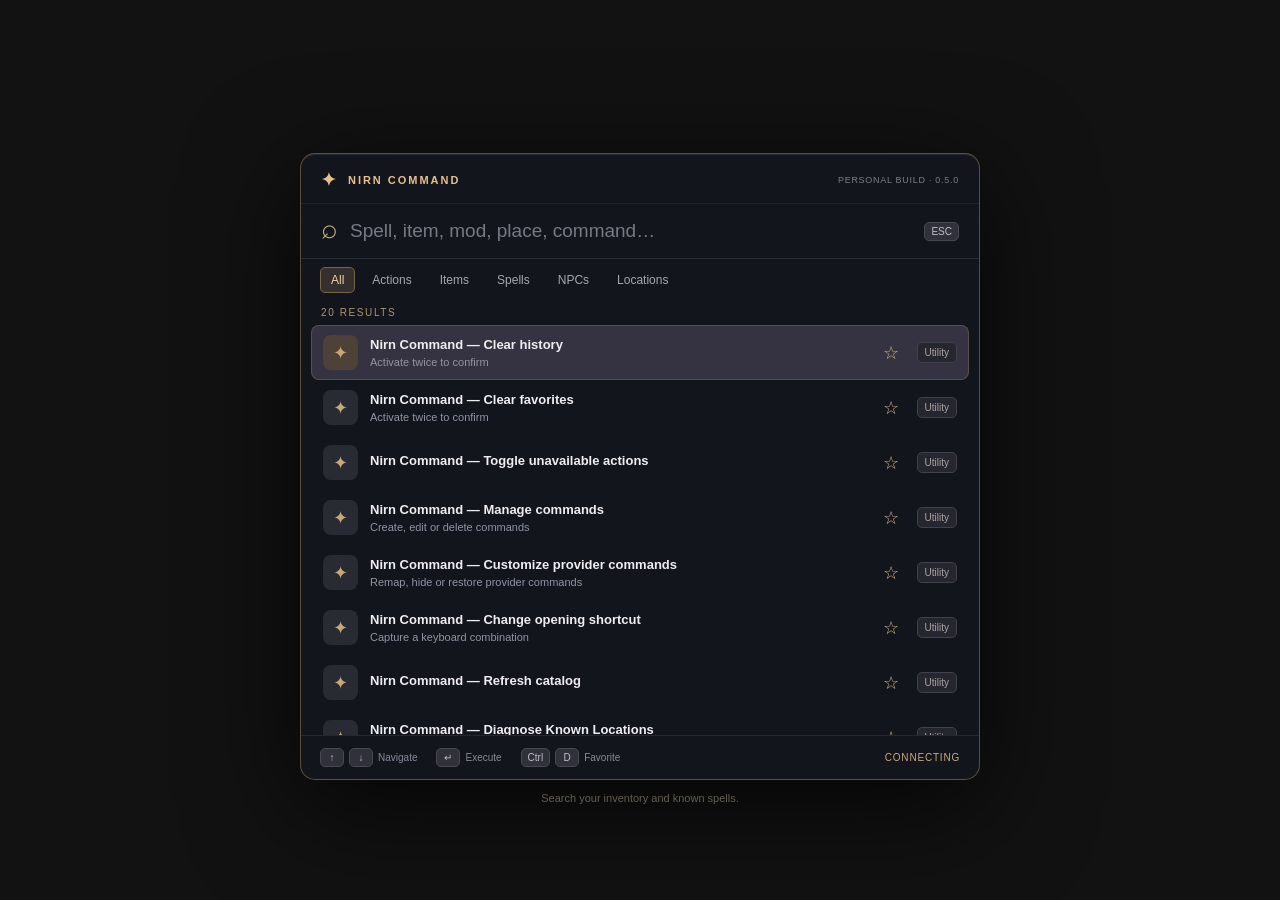
<file: Magelight/NirnCommand/views/palette/index.html>
<!doctype html>
<html lang="en">
<head>
  <meta charset="utf-8" />
  <meta name="viewport" content="width=device-width, initial-scale=1" />
  <title>Nirn Command</title>
  <link rel="stylesheet" href="./style.css" />
</head>
<body>
  <div id="root">
    <main class="palette" role="dialog" aria-label="Nirn Command">
      <header class="brand"><span class="mark">✦</span> NIRN COMMAND <span class="edition">PERSONAL BUILD · 0.5.0</span></header>
      <div class="search-area">
        <span class="search-icon">⌕</span>
        <input id="query" type="search" autocomplete="off" spellcheck="false" placeholder="Spell, item, mod, place, command…" aria-label="Search commands" />
        <kbd>ESC</kbd>
      </div>
      <nav id="categories" class="categories" aria-label="Filter results by category"></nav>
      <div id="meta" class="meta">QUICK COMMANDS</div>
      <section id="results" role="listbox" aria-label="Results"></section>
      <footer>
        <span><kbd>↑</kbd><kbd>↓</kbd> Navigate</span>
        <span id="action-hint"><kbd>↵</kbd> <span id="action-label">Execute</span></span><span id="left-hint"><kbd>Ctrl</kbd><kbd>↵</kbd> Left hand</span><span id="favorite-hint"><kbd>Ctrl</kbd><kbd>D</kbd> Favorite</span>
        <span class="status" id="status">CONNECTING</span>
      </footer>
    </main>
    <div class="hint">Search your inventory and known spells.</div>
  </div>
  <script src="./commands.js"></script>
  <script src="./scanned-commands.js"></script>
  <script src="./user-commands.js"></script>
  <script src="./editor.js"></script>
  <script src="./search.js"></script>
  <script src="./world-catalog.js"></script>
  <script src="./main.js"></script>
</body>
</html>
</file>
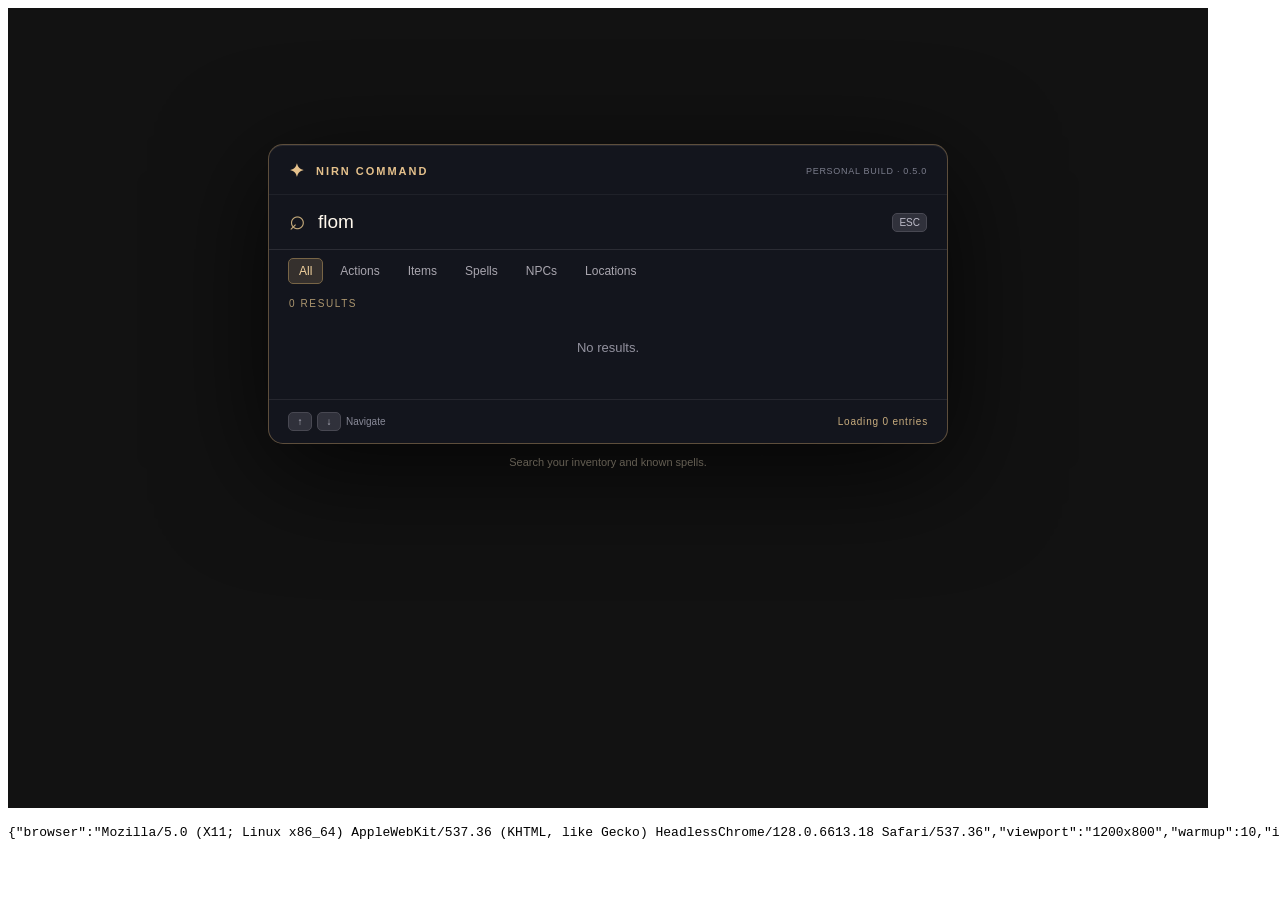
<file: tests/performance-browser.html>
<!doctype html><meta charset="utf-8"><title>Palette browser benchmark</title>
<iframe id="palette" src="../Magelight/NirnCommand/views/palette/index.html" style="width:1200px;height:800px;border:0"></iframe>
<pre id="report">Running…</pre>
<script>
'use strict';
const frame=document.querySelector('#palette'),report=document.querySelector('#report');
const stats=values=>{values.sort((a,b)=>a-b);return {median:+values[Math.floor(values.length/2)].toFixed(2),p95:+values[Math.floor(values.length*.95)].toFixed(2)}};
frame.addEventListener('load',()=>{
 try {
  const w=frame.contentWindow,doc=frame.contentDocument,input=doc.querySelector('#query');
  const queries=['Steel Sword 17','steel sw','heal fast','firebal','flom','fam','zzzzzzzz'],outputs=[];
  for(const count of [1000,10000,50000]) {
   const rows=Array.from({length:count},(_,i)=>[i%2?'item':'spell',''+count+':'+i,'game:synthetic:fixture:'+i,['Iron','Steel','Ebony','Silver'][i%4]+' '+['Sword','Shield','Healing','Fireball'][Math.floor(i/4)%4]+' '+i]);
   const start=performance.now();w.ncCatalogBegin(''+count);for(const row of rows)w.ncAddEntry(row.join('|'));w.ncCatalogComplete(''+count);const catalogMs=performance.now()-start;
   const durations=[];
   for(let i=0;i<40;i++) {input.value=queries[i%queries.length];const t=performance.now();input.dispatchEvent(new w.Event('input',{bubbles:true}));void doc.querySelector('#results').offsetHeight;const elapsed=performance.now()-t;if(i>=10)durations.push(elapsed);}
   outputs.push({count,catalogAndInitialRenderMs:+catalogMs.toFixed(2),searchDomAndLayoutMs:stats(durations)});
  }
  report.textContent=JSON.stringify({browser:navigator.userAgent,viewport:'1200x800',warmup:10,iterations:30,description:'real palette input handler, DOM update and forced layout; excludes paint, game and Magelight',outputs});
 } catch(e){report.textContent='ERROR '+e.stack;}
});
</script>
</file>
<file: Magelight/NirnCommand/views/palette/style.css>
:root { color-scheme: dark; font-family: Segoe UI, Arial, sans-serif; font-size: 16px; }
* { box-sizing: border-box; }
html, body { margin: 0; width: 100%; height: 100%; background: transparent; }
#root { min-height: 100vh; padding: min(17vh, 190px) 16px 0; pointer-events: none; }
.palette { width: min(680px, 94vw); margin: 0 auto; background: rgba(20,22,30,.97); color: #f4f0e8; border: 1px solid rgba(213,171,111,.38); border-radius: 15px; box-shadow: 0 26px 110px rgba(0,0,0,.74), 0 1px 0 rgba(255,255,255,.08) inset; overflow: hidden; pointer-events: auto; }
.brand { display: flex; align-items: center; gap: 10px; padding: 15px 20px 12px; color: #e5c18c; letter-spacing: .18em; font-size: 11px; font-weight: 700; }
.mark { font-size: 18px; }
.edition { margin-left:auto; letter-spacing: .08em; color: #7b7d8c; font-size: 9px; font-weight: 500; }
.search-area { display:flex; align-items:center; gap:10px; border-top: 1px solid rgba(255,255,255,.055); border-bottom: 1px solid rgba(255,255,255,.1); padding: 13px 20px; }
.search-icon { color: #c6ab7b; font-size: 28px; line-height: 1; transform: translateY(-2px); }
input { appearance: none; background: none; border: 0; outline: 0; flex: 1; color: #fff8ed; font-size: 19px; min-width: 0; }
input::placeholder { color: #777987; }
input::-webkit-search-cancel-button { appearance:none; }
kbd { display:inline-flex; align-items:center; justify-content:center; min-width: 24px; padding: 3px 6px; font: 10px Segoe UI,Arial,sans-serif; border: 1px solid #484852; border-radius: 5px; background: #30313b; color: #bebdca; }
.meta { color:#ad976f; font-size: 10px; letter-spacing:.16em; padding: 14px 20px 7px; }
#results { padding: 0 10px 10px; max-height: 410px; overflow-y: auto; }
.entry { display:flex; align-items:center; gap: 12px; min-height: 55px; padding: 9px 12px; border-radius: 8px; cursor: pointer; outline: 0; }
.entry.selected { background: #353341; box-shadow: 0 0 0 1px rgba(203,160,91,.25) inset; }
.entry:hover { background: #30313b; }
.entry.selected:hover { background: #3a3847; }
.symbol { width: 35px; height: 35px; border-radius: 8px; background: #282a34; color: #c7a878; display:grid; place-items:center; font-size: 18px; flex-shrink:0; }
.entry.selected .symbol { background: #4d4138; }
.info { display:flex; flex-direction: column; gap:4px; flex:1; min-width:0; }
.label { white-space:nowrap; overflow:hidden; text-overflow:ellipsis; color:#f0edf0; font-size:13px; font-weight:600; }
.detail { color:#9293a4; font-size:11px; white-space:nowrap; overflow:hidden; text-overflow:ellipsis; }
.kind { color:#ada5a4; background: #252630; border: 1px solid #41414b; padding:4px 7px; border-radius:5px; font-size:10px; }
.kind.tracked { color:#fff0cd; background:#65502e; border-color:#c7a878; font-weight:700; }
.empty { padding: 24px 12px 34px; color:#93929f; text-align:center; font-size:13px; }
footer { display:flex; align-items:center; gap: 19px; padding: 12px 19px; border-top: 1px solid rgba(255,255,255,.08); color:#898a98; font-size:10px; }
footer span { display:flex; gap:5px; align-items:center; }
footer [hidden] { display:none; }
.status { margin-left:auto; letter-spacing:.08em; font-size:10px; color:#c8ac7e; }
.hint { width: min(680px,94vw); margin:12px auto; text-align:center; font-size:11px; color:rgba(232,218,191,.7); }
.hint b { color:#d4b586; }
.favorite { border: 0; background: transparent; color: #d4b586; font-size: 18px; cursor: pointer; padding: 6px; }
.editor { position:absolute; inset:0; background:rgba(20,22,30,.99); padding:20px; overflow-y:auto; z-index:2; }
.palette { position:relative; }
.editor[hidden], .editor [hidden] { display:none; }
.editor-title { color:#e5c18c; letter-spacing:.12em; font-size:13px; margin-bottom:16px; }
.editor label { display:flex; flex-direction:column; gap:6px; margin:10px 0; color:#ad976f; font-size:11px; }
.editor input, .editor select, .editor button { width:100%; border:1px solid #484852; border-radius:5px; background:#30313b; padding:9px; color:#f4f0e8; font:13px Segoe UI,Arial,sans-serif; }
.editor button { cursor:pointer; text-align:left; }
.editor button:hover { background:#45404b; }
.editor-message { color:#c8ac7e; font-size:11px; min-height:25px; padding-top:8px; }
.editor-buttons { display:flex; gap:8px; }
.editor-buttons button { width:auto; min-width:90px; text-align:center; }
.editor label[data-field="hidden-label"] { flex-direction:row; align-items:center; gap:10px; cursor:pointer; }
.editor input[type="checkbox"] { appearance:auto; flex:none; width:16px; height:16px; padding:0; margin:0; accent-color:#c8ac7e; cursor:pointer; }

.palette.editing { min-height: 410px; }

.categories { display:flex; gap:6px; padding:8px 19px 0; }
.categories button { border:1px solid transparent; background:transparent; color:#a9a6af; border-radius:5px; padding:5px 10px; cursor:pointer; font:12px Segoe UI,Arial,sans-serif; }
.categories button.active { color:#f2d29e; border-color:#786546; background:#35302d; }
.categories button:hover { color:#fff; }

.label mark { color:#f5d59a; background:transparent; font-weight:700; }
.favorite:disabled { visibility:hidden; }
</file>
